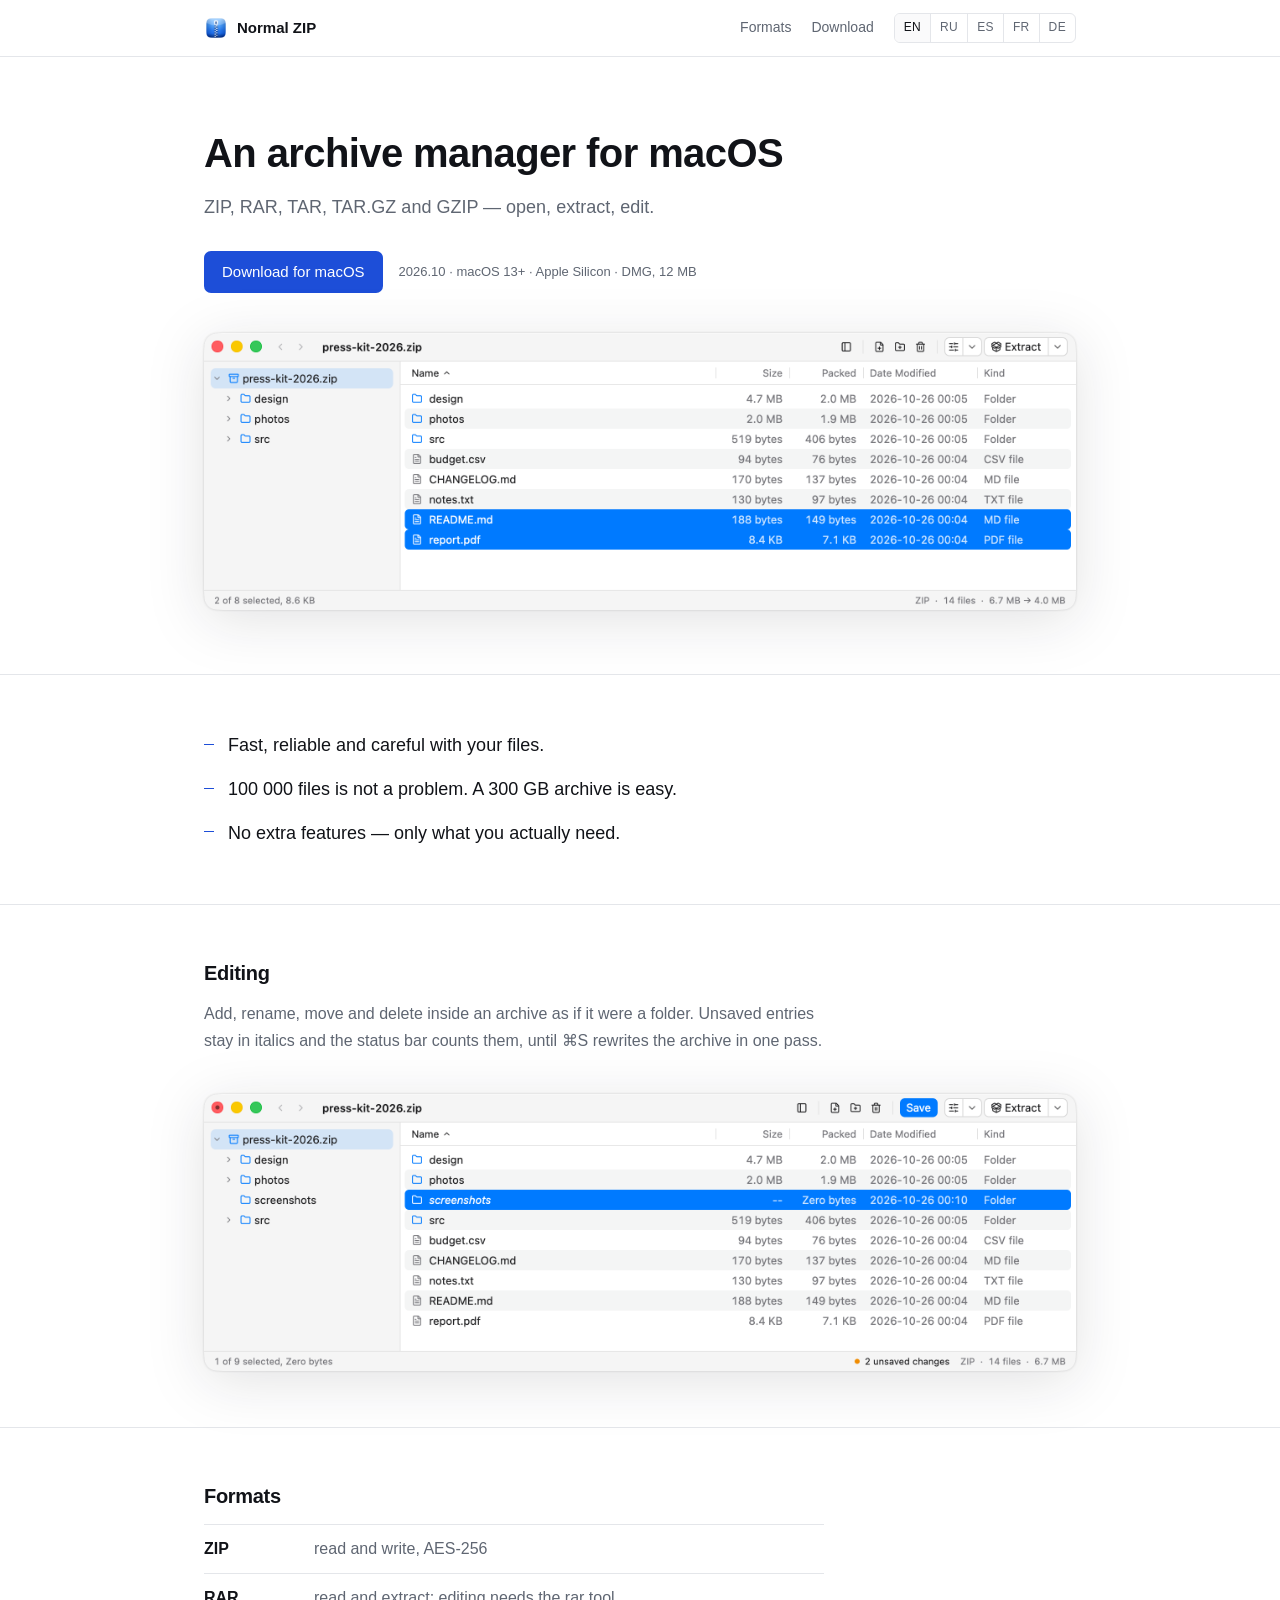
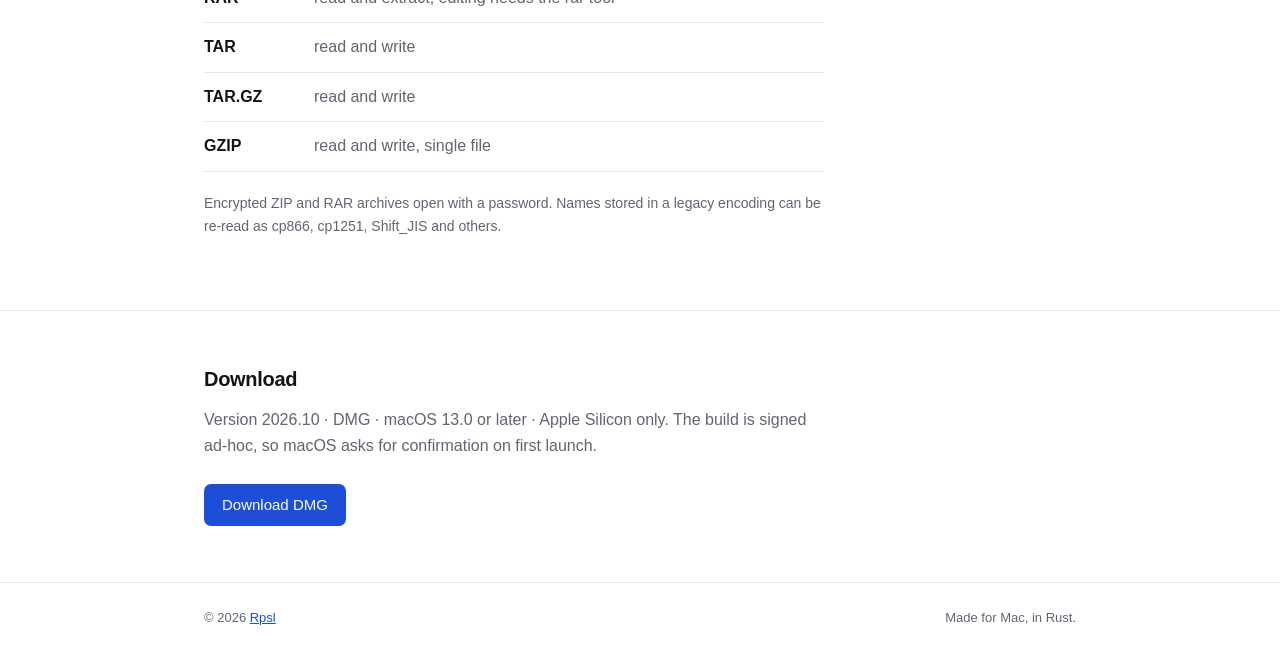
<file: index.html>
<!doctype html>
<html lang="en">
<head>
<meta charset="utf-8">
<meta name="viewport" content="width=device-width, initial-scale=1">
<title>Normal ZIP — archive manager for macOS</title>
<meta name="description" content="Normal ZIP opens, extracts and edits ZIP, RAR, TAR, TAR.GZ and GZIP archives on Apple Silicon Macs.">
<link rel="icon" type="image/png" href="assets/icon-256.png">
<link rel="stylesheet" href="style.css">
<script>
// Перекрёстные hreflang + canonical для каждого языкового варианта.
// Пути строятся от текущего пути, поэтому работает на любом хосте:
// на custom-домене и на *.github.io (в том числе как subpage-сайт).
(function () {
  var langs = ['en', 'ru', 'es', 'fr', 'de'];
  var base = location.pathname.replace(/\/index\.html$/, '');
  if (!base) base = '/';
  var out = [];
  langs.forEach(function (l) {
    var path = l === 'en' ? '/' : '/' + l + '/';
    out.push('<link rel="alternate" hreflang="' + l + '" href="' + location.origin + path + '">');
  });
  out.push('<link rel="alternate" hreflang="x-default" href="' + location.origin + base + '">');
  out.push('<link rel="canonical" href="' + location.origin + base + '">');
  document.write(out.join('\n') + '\n');
})();
</script>
</head>
<body>

<header class="site-header">
  <div class="container header-row">
    <a class="brand" href="#top">
      <img src="assets/icon-256.png" alt="" width="24" height="24">
      Normal ZIP
    </a>
    <nav class="nav">
      <a href="#formats">Formats</a>
      <a href="#download">Download</a>
      <span class="lang-toggle" role="group" aria-label="Language">
        <a href="/" data-lang-page="en">EN</a>
        <a href="ru/" data-lang-page="ru">RU</a>
        <a href="es/" data-lang-page="es">ES</a>
        <a href="fr/" data-lang-page="fr">FR</a>
        <a href="de/" data-lang-page="de">DE</a>
      </span>
    </nav>
  </div>
</header>

<main id="top">

  <section class="hero">
    <div class="container">
      <h1 class="lang">An archive manager for macOS</h1>
      <p class="lead lang">ZIP, RAR, TAR, TAR.GZ and GZIP — open, extract, edit.</p>

      <p class="actions">
        <a class="btn" href="https://github.com/normal-soft/normal-zip/releases/latest/download/normal-zip.dmg" download>
          Download for macOS
        </a>
        <span class="meta lang"><span class="v">2026.10</span> · macOS 13+ · Apple Silicon · DMG, <span class="size">12</span> MB</span>
      </p>

      <figure class="shot">
        <picture>
          <source srcset="assets/window-dark.png" media="(prefers-color-scheme: dark)">
          <img src="assets/window-light.png" width="1040" height="330"
               alt="Normal ZIP window: archive tree in the sidebar, file list with sizes, packed sizes and kinds">
        </picture>
      </figure>
    </div>
  </section>

  <section class="points-section">
    <div class="container">
      <ul class="points">
        <li class="lang">Fast, reliable and careful with your files.</li>
        <li class="lang">100&nbsp;000 files is not a problem. A 300&nbsp;GB archive is easy.</li>
        <li class="lang">No extra features — only what you actually need.</li>
      </ul>
    </div>
  </section>

  <section class="editing">
    <div class="container">
      <h2 class="lang">Editing</h2>
      <p class="lang">Add, rename, move and delete inside an archive as if it were a folder.
        Unsaved entries stay in italics and the status bar counts them, until ⌘S rewrites the archive
        in one pass.</p>

      <figure class="shot">
        <picture>
          <source srcset="assets/editing-dark.png" media="(prefers-color-scheme: dark)">
          <img src="assets/editing-light.png" width="1040" height="330"
               alt="The same window with a new folder in italics, a Save button in the toolbar and two unsaved changes in the status bar">
        </picture>
      </figure>
    </div>
  </section>

  <section id="formats" class="formats">
    <div class="container">
      <h2 class="lang">Formats</h2>
      <div class="rows">
        <div class="row">
          <span class="row-name">ZIP</span>
          <span class="row-note lang">read and write, AES-256</span>
        </div>
        <div class="row">
          <span class="row-name">RAR</span>
          <span class="row-note lang">read and extract; editing needs the rar tool</span>
        </div>
        <div class="row">
          <span class="row-name">TAR</span>
          <span class="row-note lang">read and write</span>
        </div>
        <div class="row">
          <span class="row-name">TAR.GZ</span>
          <span class="row-note lang">read and write</span>
        </div>
        <div class="row">
          <span class="row-name">GZIP</span>
          <span class="row-note lang">read and write, single file</span>
        </div>
      </div>
      <p class="note lang">Encrypted ZIP and RAR archives open with a password. Names stored in
        a legacy encoding can be re-read as cp866, cp1251, Shift_JIS and others.</p>
    </div>
  </section>

  <section id="download" class="download">
    <div class="container">
      <h2 class="lang">Download</h2>
      <p class="lang">Version <span class="v">2026.10</span> · DMG · macOS 13.0 or later · Apple Silicon only.
        The build is signed ad-hoc, so macOS asks for confirmation on first launch.</p>
      <p class="actions">
        <a class="btn" href="https://github.com/normal-soft/normal-zip/releases/latest/download/normal-zip.dmg" download>
          Download DMG
        </a>
      </p>
    </div>
  </section>

</main>

<footer class="site-footer">
  <div class="container footer-row">
    <span>© 2026 <a href="https://rpsl.info">Rpsl</a></span>
    <span class="lang">Made for Mac, in Rust.</span>
  </div>
</footer>

<script src="script.js"></script>
</body>
</html>
</file>
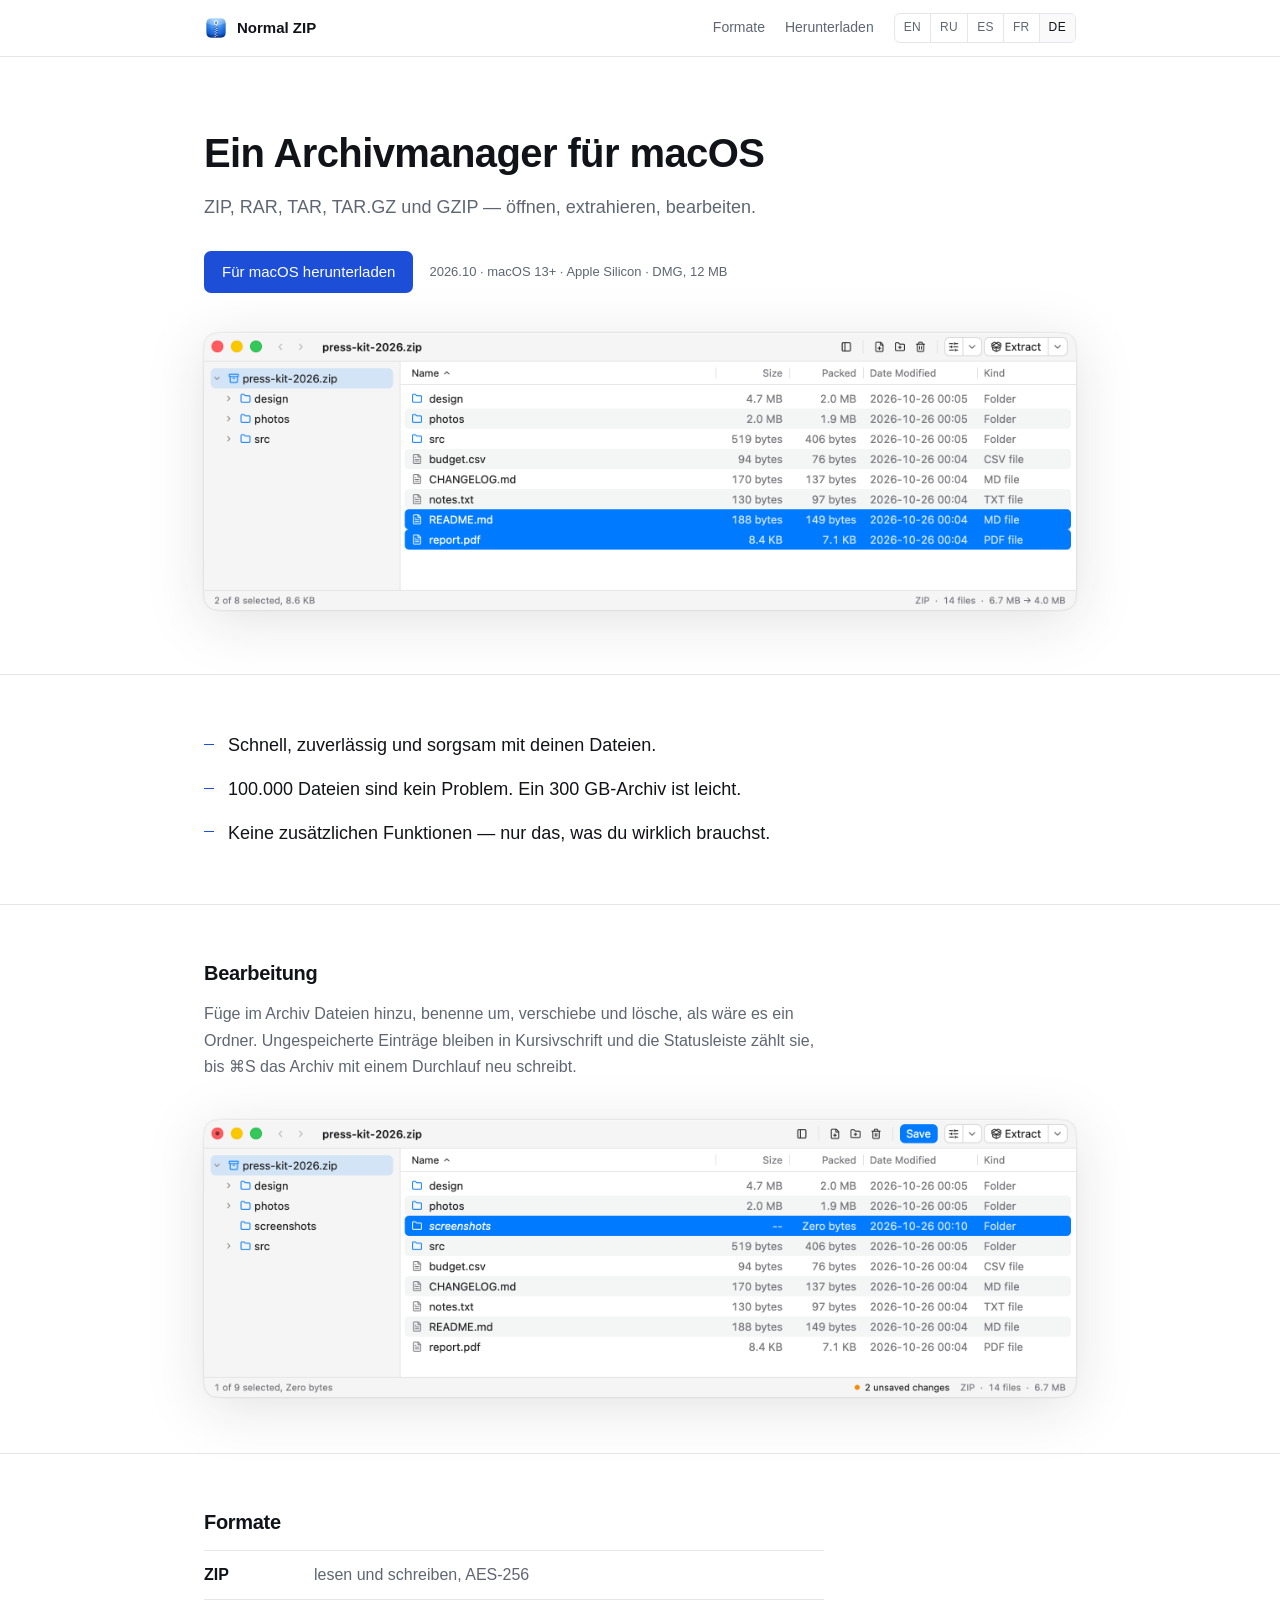
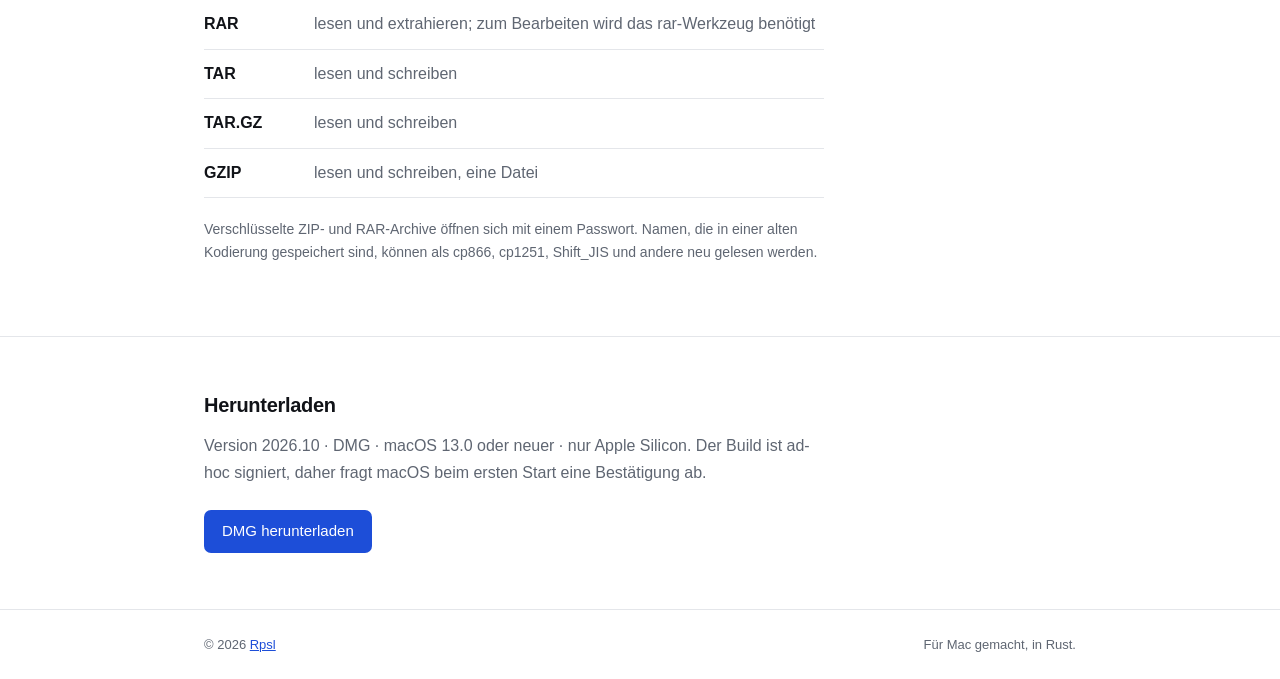
<file: de/index.html>
<!doctype html>
<html lang="de">
<head>
<meta charset="utf-8">
<meta name="viewport" content="width=device-width, initial-scale=1">
<title>Normal ZIP — Archivmanager für macOS</title>
<meta name="description" content="Normal ZIP öffnet, extrahiert und bearbeitet ZIP-, RAR-, TAR-, TAR.GZ- und GZIP-Archive auf Mac mit Apple-Silicon-Chip.">
<link rel="icon" type="image/png" href="../assets/icon-256.png">
<link rel="stylesheet" href="../style.css">
<script>
(function () {
  var langs = ['en', 'ru', 'es', 'fr', 'de'];
  var base = location.pathname.replace(/\/index\.html$/, '');
  if (!base) base = '/';
  var out = [];
  langs.forEach(function (l) {
    var path = l === 'en' ? '/' : '/' + l + '/';
    out.push('<link rel="alternate" hreflang="' + l + '" href="' + location.origin + path + '">');
  });
  out.push('<link rel="alternate" hreflang="x-default" href="' + location.origin + base + '">');
  out.push('<link rel="canonical" href="' + location.origin + base + '">');
  document.write(out.join('\n') + '\n');
})();
</script>
</head>
<body>

<header class="site-header">
  <div class="container header-row">
    <a class="brand" href="#top">
      <img src="../assets/icon-256.png" alt="" width="24" height="24">
      Normal ZIP
    </a>
    <nav class="nav">
      <a href="#formats">Formate</a>
      <a href="#download">Herunterladen</a>
      <span class="lang-toggle" role="group" aria-label="Language">
        <a href="../" data-lang-page="en">EN</a>
        <a href="../ru/" data-lang-page="ru">RU</a>
        <a href="../es/" data-lang-page="es">ES</a>
        <a href="../fr/" data-lang-page="fr">FR</a>
        <a href="./" data-lang-page="de">DE</a>
      </span>
    </nav>
  </div>
</header>

<main id="top">

  <section class="hero">
    <div class="container">
      <h1 class="lang">Ein Archivmanager für macOS</h1>
      <p class="lead lang">ZIP, RAR, TAR, TAR.GZ und GZIP — öffnen, extrahieren, bearbeiten.</p>

      <p class="actions">
        <a class="btn" href="https://github.com/normal-soft/normal-zip/releases/latest/download/normal-zip.dmg" download>
          Für macOS herunterladen
        </a>
        <span class="meta lang"><span class="v">2026.10</span> · macOS 13+ · Apple Silicon · DMG, <span class="size">12</span> MB</span>
      </p>

      <figure class="shot">
        <picture>
          <source srcset="../assets/window-dark.png" media="(prefers-color-scheme: dark)">
          <img src="../assets/window-light.png" width="1040" height="330"
               alt="Normal ZIP window: archive tree in the sidebar, file list with sizes, packed sizes and kinds">
        </picture>
      </figure>
    </div>
  </section>

  <section class="points-section">
    <div class="container">
      <ul class="points">
        <li class="lang">Schnell, zuverlässig und sorgsam mit deinen Dateien.</li>
        <li class="lang">100.000 Dateien sind kein Problem. Ein 300&nbsp;GB-Archiv ist leicht.</li>
        <li class="lang">Keine zusätzlichen Funktionen — nur das, was du wirklich brauchst.</li>
      </ul>
    </div>
  </section>

  <section class="editing">
    <div class="container">
      <h2 class="lang">Bearbeitung</h2>
      <p class="lang">Füge im Archiv Dateien hinzu, benenne um, verschiebe und lösche, als wäre es ein Ordner.
        Ungespeicherte Einträge bleiben in Kursivschrift und die Statusleiste zählt sie, bis ⌘S
        das Archiv mit einem Durchlauf neu schreibt.</p>

      <figure class="shot">
        <picture>
          <source srcset="../assets/editing-dark.png" media="(prefers-color-scheme: dark)">
          <img src="../assets/editing-light.png" width="1040" height="330"
               alt="The same window with a new folder in italics, a Save button in the toolbar and two unsaved changes in the status bar">
        </picture>
      </figure>
    </div>
  </section>

  <section id="formats" class="formats">
    <div class="container">
      <h2 class="lang">Formate</h2>
      <div class="rows">
        <div class="row">
          <span class="row-name">ZIP</span>
          <span class="row-note lang">lesen und schreiben, AES-256</span>
        </div>
        <div class="row">
          <span class="row-name">RAR</span>
          <span class="row-note lang">lesen und extrahieren; zum Bearbeiten wird das rar-Werkzeug benötigt</span>
        </div>
        <div class="row">
          <span class="row-name">TAR</span>
          <span class="row-note lang">lesen und schreiben</span>
        </div>
        <div class="row">
          <span class="row-name">TAR.GZ</span>
          <span class="row-note lang">lesen und schreiben</span>
        </div>
        <div class="row">
          <span class="row-name">GZIP</span>
          <span class="row-note lang">lesen und schreiben, eine Datei</span>
        </div>
      </div>
      <p class="note lang">Verschlüsselte ZIP- und RAR-Archive öffnen sich mit einem Passwort. Namen, die in einer alten Kodierung gespeichert sind, können als cp866, cp1251, Shift_JIS und andere neu gelesen werden.</p>
    </div>
  </section>

  <section id="download" class="download">
    <div class="container">
      <h2 class="lang">Herunterladen</h2>
      <p class="lang">Version <span class="v">2026.10</span> · DMG · macOS 13.0 oder neuer · nur Apple Silicon.
        Der Build ist ad-hoc signiert, daher fragt macOS beim ersten Start eine Bestätigung ab.</p>
      <p class="actions">
        <a class="btn" href="https://github.com/normal-soft/normal-zip/releases/latest/download/normal-zip.dmg" download>
          DMG herunterladen
        </a>
      </p>
    </div>
  </section>

</main>

<footer class="site-footer">
  <div class="container footer-row">
    <span>© 2026 <a href="https://rpsl.info">Rpsl</a></span>
    <span class="lang">Für Mac gemacht, in Rust.</span>
  </div>
</footer>

<script src="../script.js"></script>
</body>
</html>
</file>
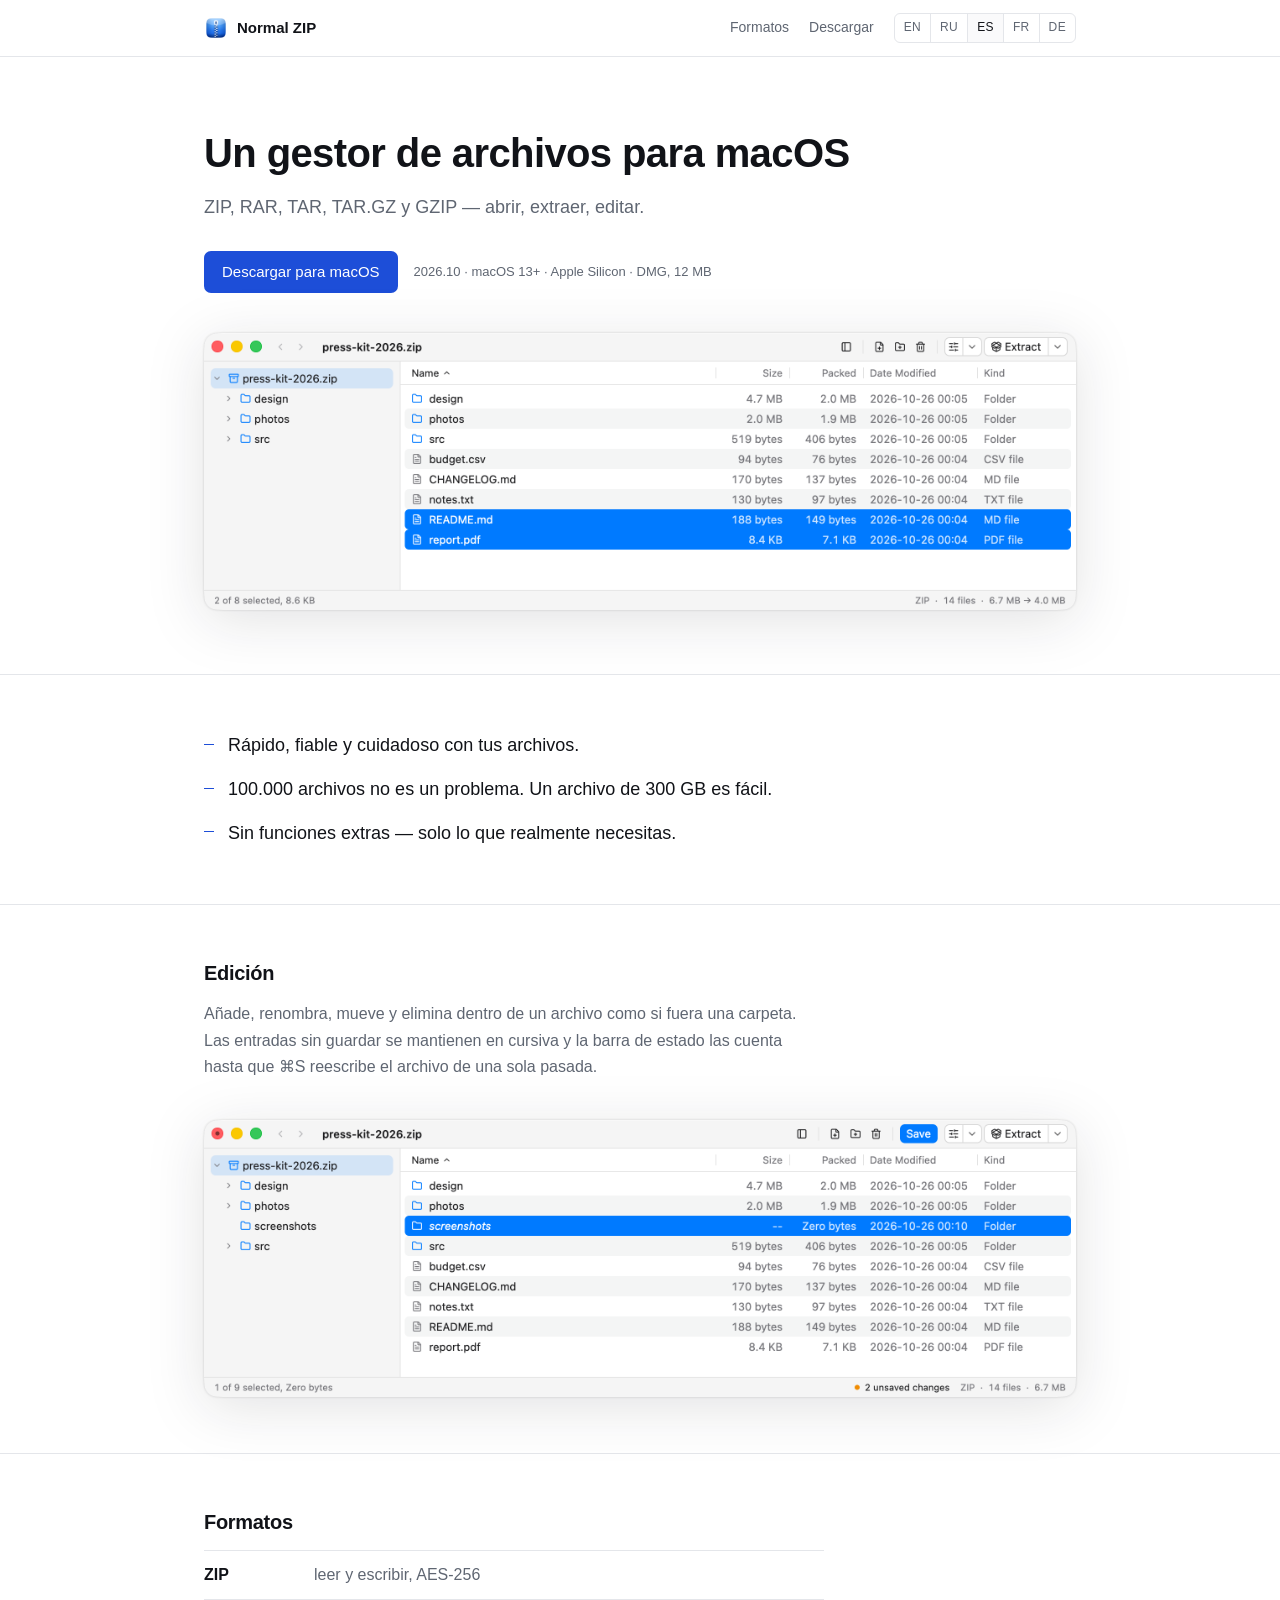
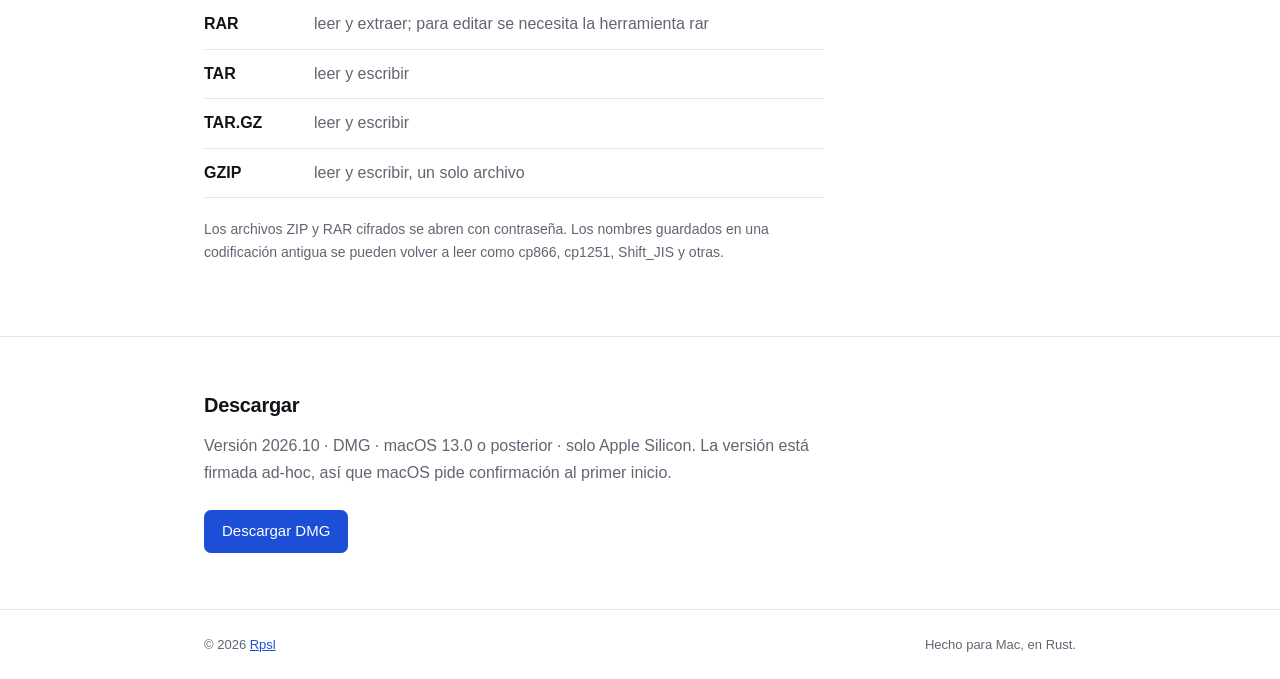
<file: es/index.html>
<!doctype html>
<html lang="es">
<head>
<meta charset="utf-8">
<meta name="viewport" content="width=device-width, initial-scale=1">
<title>Normal ZIP — gestor de archivos para macOS</title>
<meta name="description" content="Normal ZIP abre, extrae y edita archivos ZIP, RAR, TAR, TAR.GZ y GZIP en Mac con Apple Silicon.">
<link rel="icon" type="image/png" href="../assets/icon-256.png">
<link rel="stylesheet" href="../style.css">
<script>
(function () {
  var langs = ['en', 'ru', 'es', 'fr', 'de'];
  var base = location.pathname.replace(/\/index\.html$/, '');
  if (!base) base = '/';
  var out = [];
  langs.forEach(function (l) {
    var path = l === 'en' ? '/' : '/' + l + '/';
    out.push('<link rel="alternate" hreflang="' + l + '" href="' + location.origin + path + '">');
  });
  out.push('<link rel="alternate" hreflang="x-default" href="' + location.origin + base + '">');
  out.push('<link rel="canonical" href="' + location.origin + base + '">');
  document.write(out.join('\n') + '\n');
})();
</script>
</head>
<body>

<header class="site-header">
  <div class="container header-row">
    <a class="brand" href="#top">
      <img src="../assets/icon-256.png" alt="" width="24" height="24">
      Normal ZIP
    </a>
    <nav class="nav">
      <a href="#formats">Formatos</a>
      <a href="#download">Descargar</a>
      <span class="lang-toggle" role="group" aria-label="Language">
        <a href="../" data-lang-page="en">EN</a>
        <a href="../ru/" data-lang-page="ru">RU</a>
        <a href="./" data-lang-page="es">ES</a>
        <a href="../fr/" data-lang-page="fr">FR</a>
        <a href="../de/" data-lang-page="de">DE</a>
      </span>
    </nav>
  </div>
</header>

<main id="top">

  <section class="hero">
    <div class="container">
      <h1 class="lang">Un gestor de archivos para macOS</h1>
      <p class="lead lang">ZIP, RAR, TAR, TAR.GZ y GZIP — abrir, extraer, editar.</p>

      <p class="actions">
        <a class="btn" href="https://github.com/normal-soft/normal-zip/releases/latest/download/normal-zip.dmg" download>
          Descargar para macOS
        </a>
        <span class="meta lang"><span class="v">2026.10</span> · macOS 13+ · Apple Silicon · DMG, <span class="size">12</span> MB</span>
      </p>

      <figure class="shot">
        <picture>
          <source srcset="../assets/window-dark.png" media="(prefers-color-scheme: dark)">
          <img src="../assets/window-light.png" width="1040" height="330"
               alt="Normal ZIP window: archive tree in the sidebar, file list with sizes, packed sizes and kinds">
        </picture>
      </figure>
    </div>
  </section>

  <section class="points-section">
    <div class="container">
      <ul class="points">
        <li class="lang">Rápido, fiable y cuidadoso con tus archivos.</li>
        <li class="lang">100.000 archivos no es un problema. Un archivo de 300&nbsp;GB es fácil.</li>
        <li class="lang">Sin funciones extras — solo lo que realmente necesitas.</li>
      </ul>
    </div>
  </section>

  <section class="editing">
    <div class="container">
      <h2 class="lang">Edición</h2>
      <p class="lang">Añade, renombra, mueve y elimina dentro de un archivo como si fuera una carpeta.
        Las entradas sin guardar se mantienen en cursiva y la barra de estado las cuenta hasta que ⌘S
        reescribe el archivo de una sola pasada.</p>

      <figure class="shot">
        <picture>
          <source srcset="../assets/editing-dark.png" media="(prefers-color-scheme: dark)">
          <img src="../assets/editing-light.png" width="1040" height="330"
               alt="The same window with a new folder in italics, a Save button in the toolbar and two unsaved changes in the status bar">
        </picture>
      </figure>
    </div>
  </section>

  <section id="formats" class="formats">
    <div class="container">
      <h2 class="lang">Formatos</h2>
      <div class="rows">
        <div class="row">
          <span class="row-name">ZIP</span>
          <span class="row-note lang">leer y escribir, AES-256</span>
        </div>
        <div class="row">
          <span class="row-name">RAR</span>
          <span class="row-note lang">leer y extraer; para editar se necesita la herramienta rar</span>
        </div>
        <div class="row">
          <span class="row-name">TAR</span>
          <span class="row-note lang">leer y escribir</span>
        </div>
        <div class="row">
          <span class="row-name">TAR.GZ</span>
          <span class="row-note lang">leer y escribir</span>
        </div>
        <div class="row">
          <span class="row-name">GZIP</span>
          <span class="row-note lang">leer y escribir, un solo archivo</span>
        </div>
      </div>
      <p class="note lang">Los archivos ZIP y RAR cifrados se abren con contraseña. Los nombres guardados en una codificación antigua se pueden volver a leer como cp866, cp1251, Shift_JIS y otras.</p>
    </div>
  </section>

  <section id="download" class="download">
    <div class="container">
      <h2 class="lang">Descargar</h2>
      <p class="lang">Versión <span class="v">2026.10</span> · DMG · macOS 13.0 o posterior · solo Apple Silicon.
        La versión está firmada ad-hoc, así que macOS pide confirmación al primer inicio.</p>
      <p class="actions">
        <a class="btn" href="https://github.com/normal-soft/normal-zip/releases/latest/download/normal-zip.dmg" download>
          Descargar DMG
        </a>
      </p>
    </div>
  </section>

</main>

<footer class="site-footer">
  <div class="container footer-row">
    <span>© 2026 <a href="https://rpsl.info">Rpsl</a></span>
    <span class="lang">Hecho para Mac, en Rust.</span>
  </div>
</footer>

<script src="../script.js"></script>
</body>
</html>
</file>
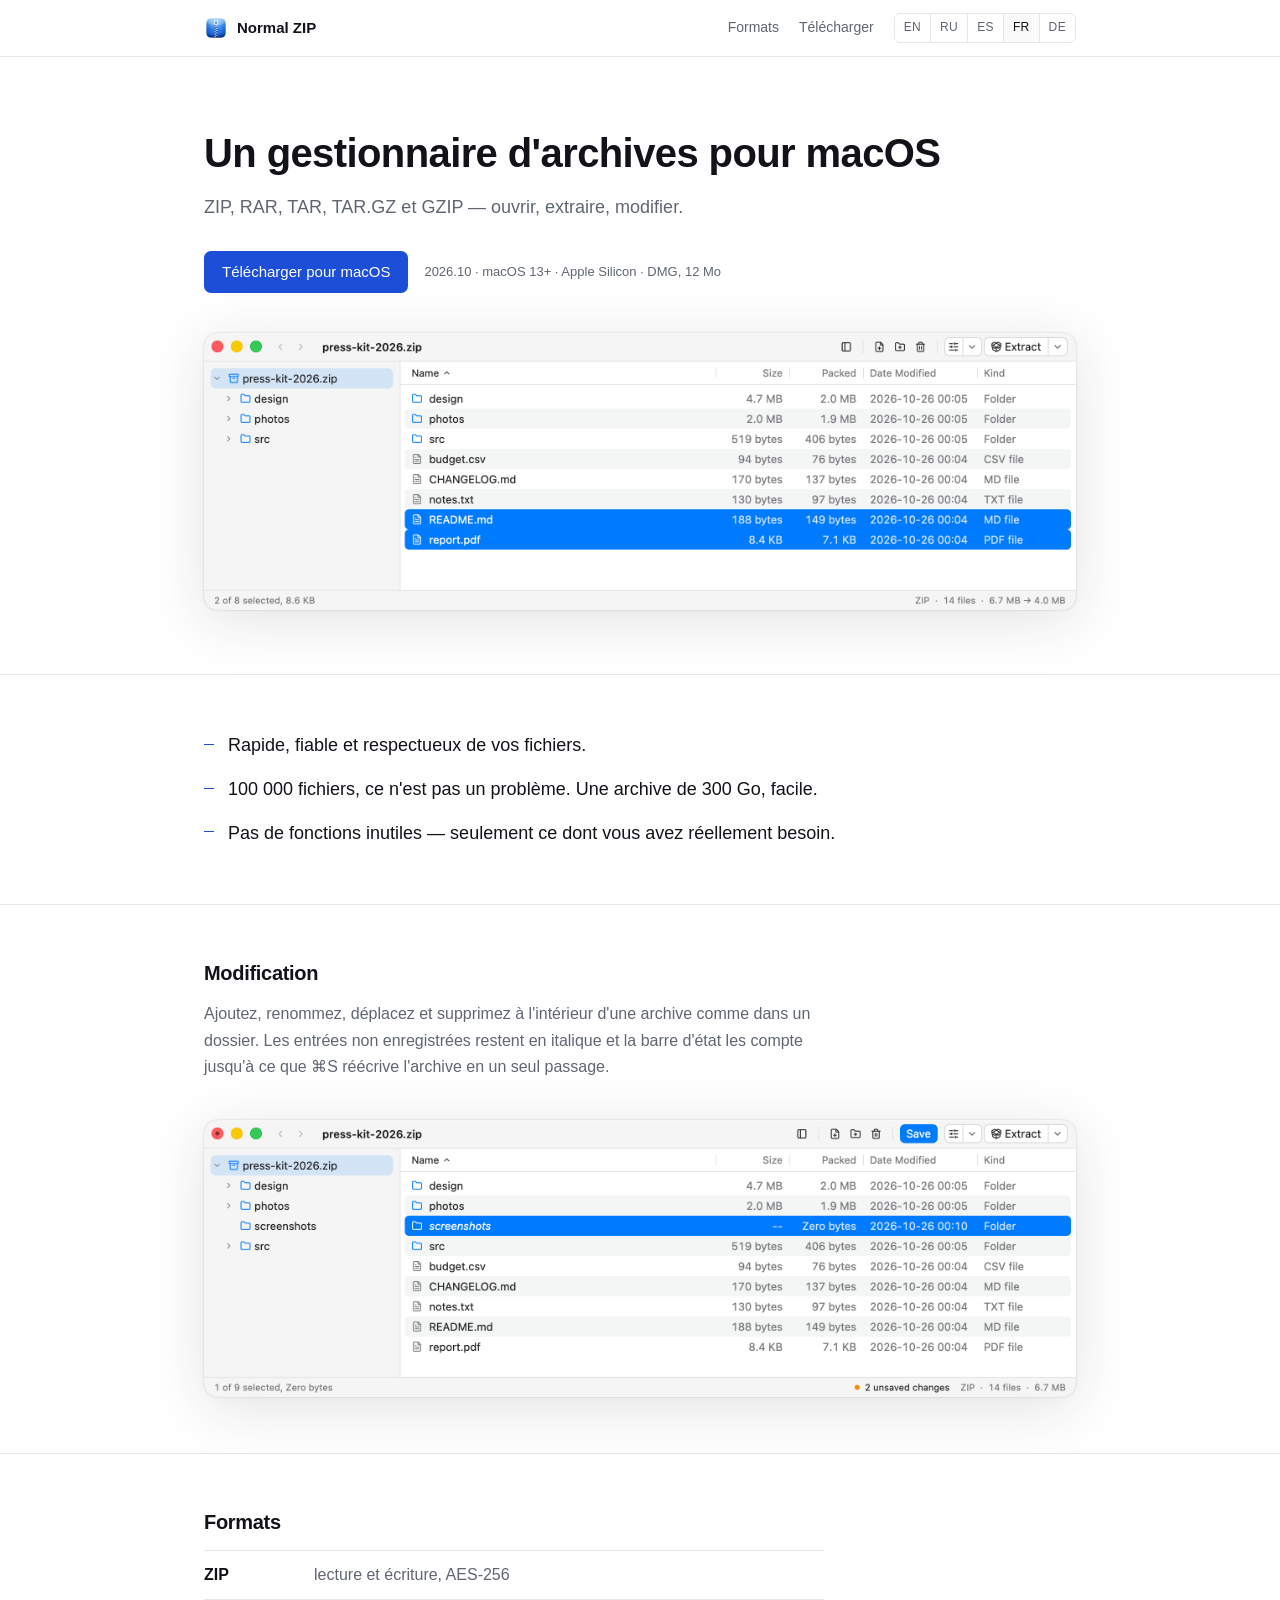
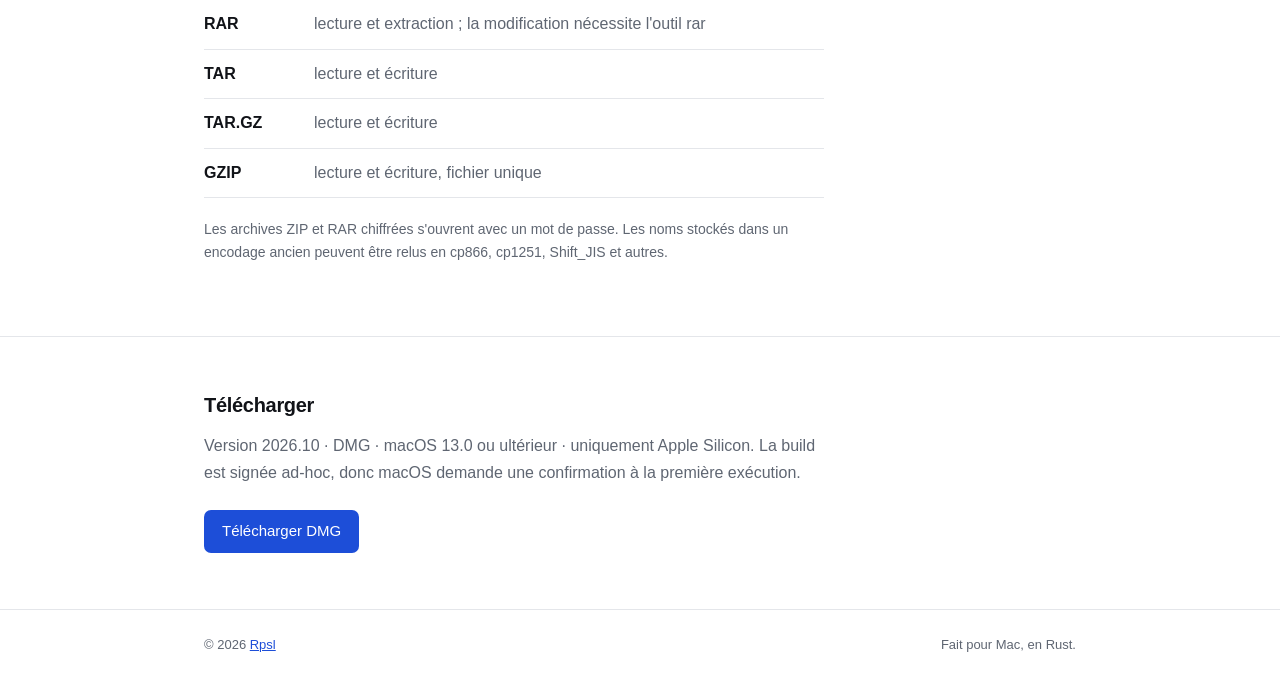
<file: fr/index.html>
<!doctype html>
<html lang="fr">
<head>
<meta charset="utf-8">
<meta name="viewport" content="width=device-width, initial-scale=1">
<title>Normal ZIP — gestionnaire d'archives pour macOS</title>
<meta name="description" content="Normal ZIP ouvre, extrait et modifie les archives ZIP, RAR, TAR, TAR.GZ et GZIP sur les Mac à puce Apple Silicon.">
<link rel="icon" type="image/png" href="../assets/icon-256.png">
<link rel="stylesheet" href="../style.css">
<script>
(function () {
  var langs = ['en', 'ru', 'es', 'fr', 'de'];
  var base = location.pathname.replace(/\/index\.html$/, '');
  if (!base) base = '/';
  var out = [];
  langs.forEach(function (l) {
    var path = l === 'en' ? '/' : '/' + l + '/';
    out.push('<link rel="alternate" hreflang="' + l + '" href="' + location.origin + path + '">');
  });
  out.push('<link rel="alternate" hreflang="x-default" href="' + location.origin + base + '">');
  out.push('<link rel="canonical" href="' + location.origin + base + '">');
  document.write(out.join('\n') + '\n');
})();
</script>
</head>
<body>

<header class="site-header">
  <div class="container header-row">
    <a class="brand" href="#top">
      <img src="../assets/icon-256.png" alt="" width="24" height="24">
      Normal ZIP
    </a>
    <nav class="nav">
      <a href="#formats">Formats</a>
      <a href="#download">Télécharger</a>
      <span class="lang-toggle" role="group" aria-label="Language">
        <a href="../" data-lang-page="en">EN</a>
        <a href="../ru/" data-lang-page="ru">RU</a>
        <a href="../es/" data-lang-page="es">ES</a>
        <a href="./" data-lang-page="fr">FR</a>
        <a href="../de/" data-lang-page="de">DE</a>
      </span>
    </nav>
  </div>
</header>

<main id="top">

  <section class="hero">
    <div class="container">
      <h1 class="lang">Un gestionnaire d'archives pour macOS</h1>
      <p class="lead lang">ZIP, RAR, TAR, TAR.GZ et GZIP — ouvrir, extraire, modifier.</p>

      <p class="actions">
        <a class="btn" href="https://github.com/normal-soft/normal-zip/releases/latest/download/normal-zip.dmg" download>
          Télécharger pour macOS
        </a>
        <span class="meta lang"><span class="v">2026.10</span> · macOS 13+ · Apple Silicon · DMG, <span class="size">12</span> Mo</span>
      </p>

      <figure class="shot">
        <picture>
          <source srcset="../assets/window-dark.png" media="(prefers-color-scheme: dark)">
          <img src="../assets/window-light.png" width="1040" height="330"
               alt="Normal ZIP window: archive tree in the sidebar, file list with sizes, packed sizes and kinds">
        </picture>
      </figure>
    </div>
  </section>

  <section class="points-section">
    <div class="container">
      <ul class="points">
        <li class="lang">Rapide, fiable et respectueux de vos fichiers.</li>
        <li class="lang">100&nbsp;000 fichiers, ce n'est pas un problème. Une archive de 300&nbsp;Go, facile.</li>
        <li class="lang">Pas de fonctions inutiles — seulement ce dont vous avez réellement besoin.</li>
      </ul>
    </div>
  </section>

  <section class="editing">
    <div class="container">
      <h2 class="lang">Modification</h2>
      <p class="lang">Ajoutez, renommez, déplacez et supprimez à l'intérieur d'une archive comme dans un dossier.
        Les entrées non enregistrées restent en italique et la barre d'état les compte jusqu'à ce que ⌘S
        réécrive l'archive en un seul passage.</p>

      <figure class="shot">
        <picture>
          <source srcset="../assets/editing-dark.png" media="(prefers-color-scheme: dark)">
          <img src="../assets/editing-light.png" width="1040" height="330"
               alt="The same window with a new folder in italics, a Save button in the toolbar and two unsaved changes in the status bar">
        </picture>
      </figure>
    </div>
  </section>

  <section id="formats" class="formats">
    <div class="container">
      <h2 class="lang">Formats</h2>
      <div class="rows">
        <div class="row">
          <span class="row-name">ZIP</span>
          <span class="row-note lang">lecture et écriture, AES-256</span>
        </div>
        <div class="row">
          <span class="row-name">RAR</span>
          <span class="row-note lang">lecture et extraction ; la modification nécessite l'outil rar</span>
        </div>
        <div class="row">
          <span class="row-name">TAR</span>
          <span class="row-note lang">lecture et écriture</span>
        </div>
        <div class="row">
          <span class="row-name">TAR.GZ</span>
          <span class="row-note lang">lecture et écriture</span>
        </div>
        <div class="row">
          <span class="row-name">GZIP</span>
          <span class="row-note lang">lecture et écriture, fichier unique</span>
        </div>
      </div>
      <p class="note lang">Les archives ZIP et RAR chiffrées s'ouvrent avec un mot de passe. Les noms stockés dans un encodage ancien peuvent être relus en cp866, cp1251, Shift_JIS et autres.</p>
    </div>
  </section>

  <section id="download" class="download">
    <div class="container">
      <h2 class="lang">Télécharger</h2>
      <p class="lang">Version <span class="v">2026.10</span> · DMG · macOS 13.0 ou ultérieur · uniquement Apple Silicon.
        La build est signée ad-hoc, donc macOS demande une confirmation à la première exécution.</p>
      <p class="actions">
        <a class="btn" href="https://github.com/normal-soft/normal-zip/releases/latest/download/normal-zip.dmg" download>
          Télécharger DMG
        </a>
      </p>
    </div>
  </section>

</main>

<footer class="site-footer">
  <div class="container footer-row">
    <span>© 2026 <a href="https://rpsl.info">Rpsl</a></span>
    <span class="lang">Fait pour Mac, en Rust.</span>
  </div>
</footer>

<script src="../script.js"></script>
</body>
</html>
</file>
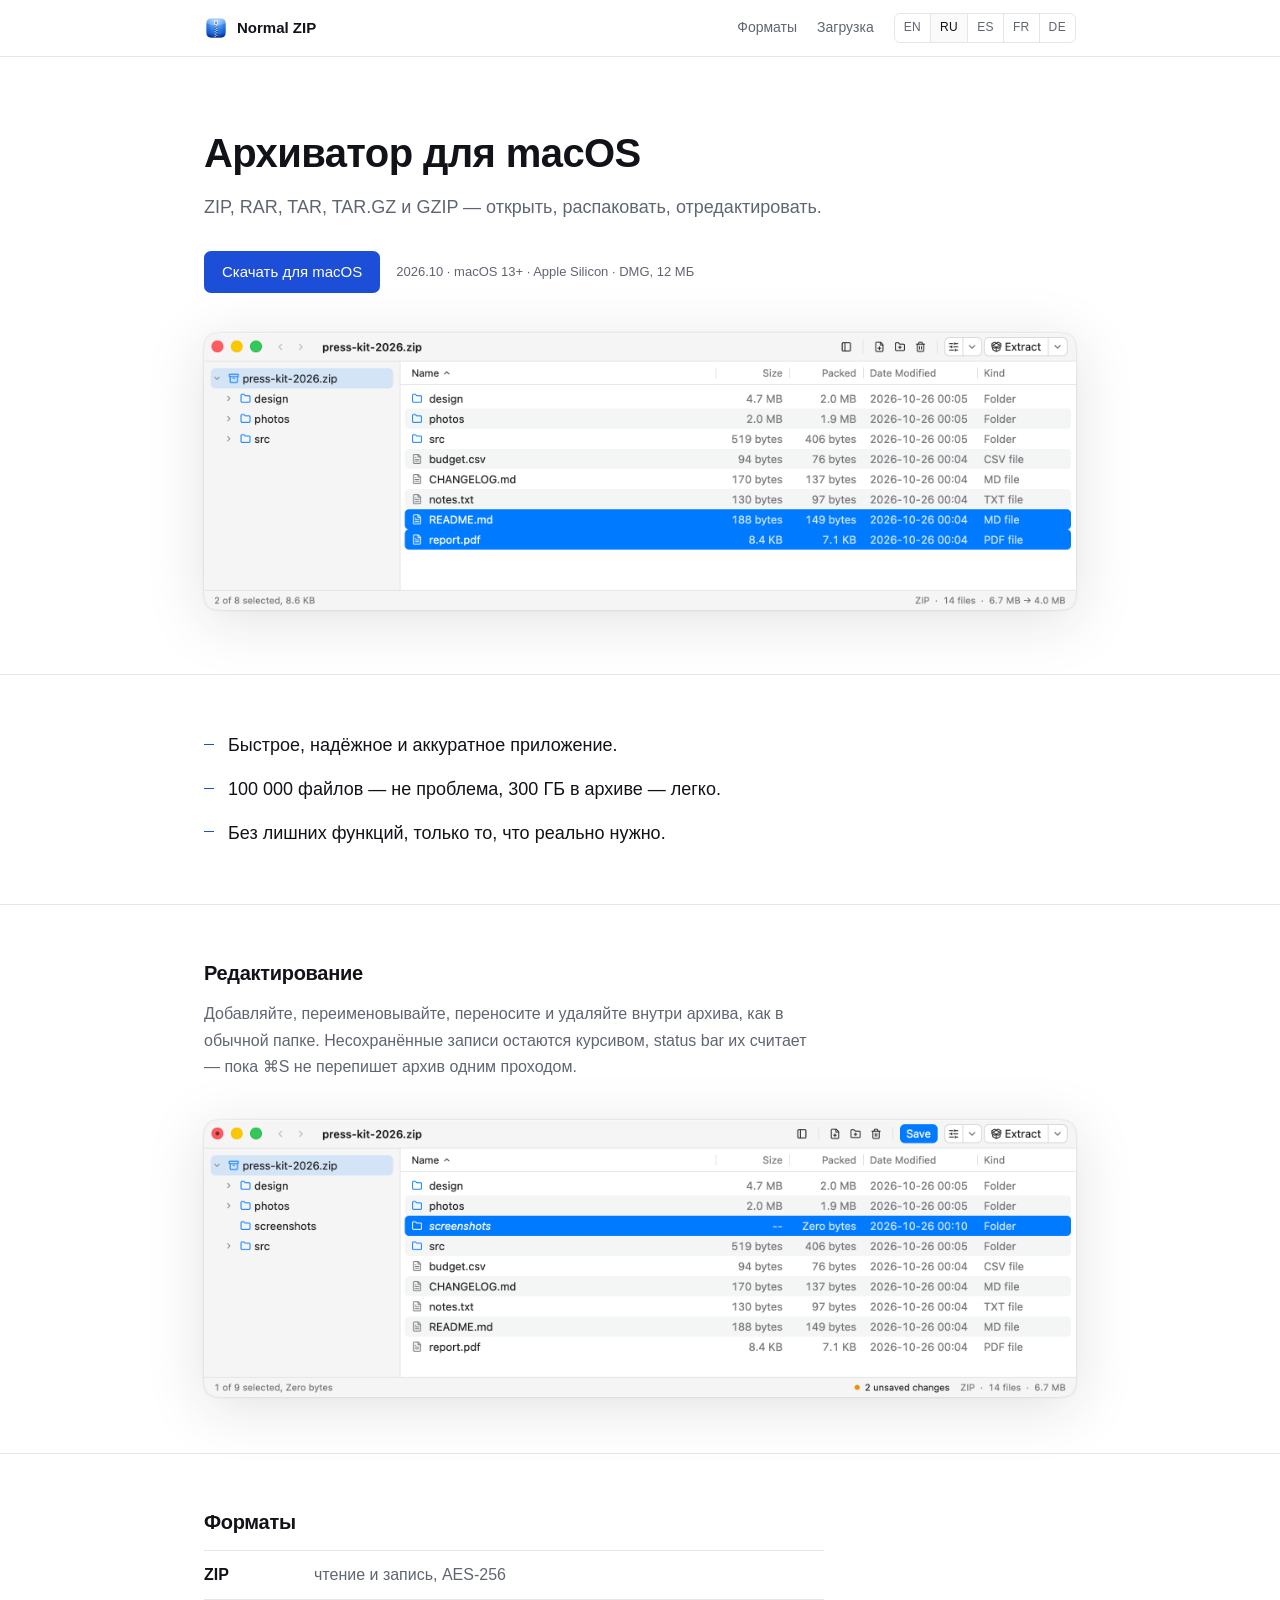
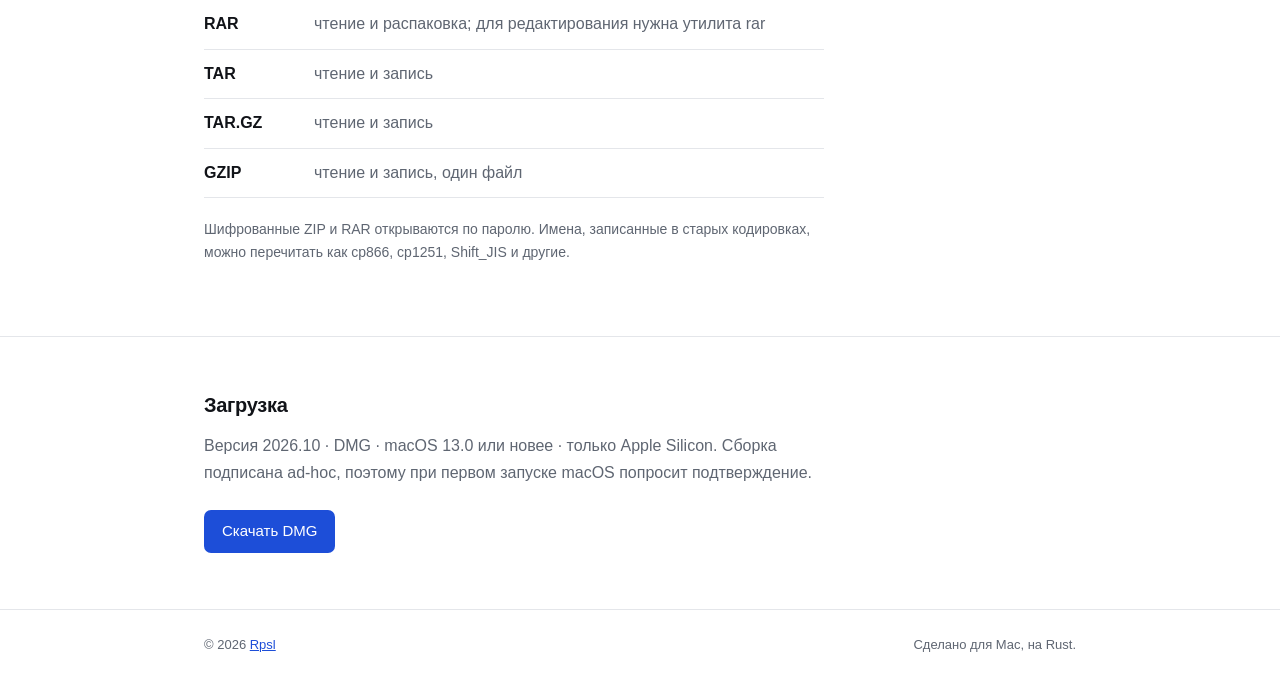
<file: ru/index.html>
<!doctype html>
<html lang="ru">
<head>
<meta charset="utf-8">
<meta name="viewport" content="width=device-width, initial-scale=1">
<title>Normal ZIP — архиватор для macOS</title>
<meta name="description" content="Normal ZIP открывает, распаковывает и редактирует архивы ZIP, RAR, TAR, TAR.GZ и GZIP на Mac с Apple Silicon.">
<link rel="icon" type="image/png" href="../assets/icon-256.png">
<link rel="stylesheet" href="../style.css">
<script>
(function () {
  var langs = ['en', 'ru', 'es', 'fr', 'de'];
  var base = location.pathname.replace(/\/index\.html$/, '');
  if (!base) base = '/';
  var out = [];
  langs.forEach(function (l) {
    var path = l === 'en' ? '/' : '/' + l + '/';
    out.push('<link rel="alternate" hreflang="' + l + '" href="' + location.origin + path + '">');
  });
  out.push('<link rel="alternate" hreflang="x-default" href="' + location.origin + base + '">');
  out.push('<link rel="canonical" href="' + location.origin + base + '">');
  document.write(out.join('\n') + '\n');
})();
</script>
</head>
<body>

<header class="site-header">
  <div class="container header-row">
    <a class="brand" href="#top">
      <img src="../assets/icon-256.png" alt="" width="24" height="24">
      Normal ZIP
    </a>
    <nav class="nav">
      <a href="#formats">Форматы</a>
      <a href="#download">Загрузка</a>
      <span class="lang-toggle" role="group" aria-label="Language">
        <a href="../" data-lang-page="en">EN</a>
        <a href="./" data-lang-page="ru">RU</a>
        <a href="../es/" data-lang-page="es">ES</a>
        <a href="../fr/" data-lang-page="fr">FR</a>
        <a href="../de/" data-lang-page="de">DE</a>
      </span>
    </nav>
  </div>
</header>

<main id="top">

  <section class="hero">
    <div class="container">
      <h1 class="lang">Архиватор для macOS</h1>
      <p class="lead lang">ZIP, RAR, TAR, TAR.GZ и GZIP — открыть, распаковать, отредактировать.</p>

      <p class="actions">
        <a class="btn" href="https://github.com/normal-soft/normal-zip/releases/latest/download/normal-zip.dmg" download>
          Скачать для macOS
        </a>
        <span class="meta lang"><span class="v">2026.10</span> · macOS 13+ · Apple Silicon · DMG, <span class="size">12</span> МБ</span>
      </p>

      <figure class="shot">
        <picture>
          <source srcset="../assets/window-dark.png" media="(prefers-color-scheme: dark)">
          <img src="../assets/window-light.png" width="1040" height="330"
               alt="Normal ZIP window: archive tree in the sidebar, file list with sizes, packed sizes and kinds">
        </picture>
      </figure>
    </div>
  </section>

  <section class="points-section">
    <div class="container">
      <ul class="points">
        <li class="lang">Быстрое, надёжное и аккуратное приложение.</li>
        <li class="lang">100&nbsp;000 файлов — не проблема, 300&nbsp;ГБ в архиве — легко.</li>
        <li class="lang">Без лишних функций, только то, что реально нужно.</li>
      </ul>
    </div>
  </section>

  <section class="editing">
    <div class="container">
      <h2 class="lang">Редактирование</h2>
      <p class="lang">Добавляйте, переименовывайте, переносите и удаляйте внутри архива, как
        в обычной папке. Несохранённые записи остаются курсивом, status bar их считает — пока ⌘S
        не перепишет архив одним проходом.</p>

      <figure class="shot">
        <picture>
          <source srcset="../assets/editing-dark.png" media="(prefers-color-scheme: dark)">
          <img src="../assets/editing-light.png" width="1040" height="330"
               alt="The same window with a new folder in italics, a Save button in the toolbar and two unsaved changes in the status bar">
        </picture>
      </figure>
    </div>
  </section>

  <section id="formats" class="formats">
    <div class="container">
      <h2 class="lang">Форматы</h2>
      <div class="rows">
        <div class="row">
          <span class="row-name">ZIP</span>
          <span class="row-note lang">чтение и запись, AES-256</span>
        </div>
        <div class="row">
          <span class="row-name">RAR</span>
          <span class="row-note lang-ru">чтение и распаковка; для редактирования нужна утилита rar</span>
        </div>
        <div class="row">
          <span class="row-name">TAR</span>
          <span class="row-note lang">чтение и запись</span>
        </div>
        <div class="row">
          <span class="row-name">TAR.GZ</span>
          <span class="row-note lang">чтение и запись</span>
        </div>
        <div class="row">
          <span class="row-name">GZIP</span>
          <span class="row-note lang">чтение и запись, один файл</span>
        </div>
      </div>
      <p class="note lang">Шифрованные ZIP и RAR открываются по паролю. Имена, записанные
        в старых кодировках, можно перечитать как cp866, cp1251, Shift_JIS и другие.</p>
    </div>
  </section>

  <section id="download" class="download">
    <div class="container">
      <h2 class="lang">Загрузка</h2>
      <p class="lang">Версия <span class="v">2026.10</span> · DMG · macOS 13.0 или новее · только Apple Silicon.
        Сборка подписана ad-hoc, поэтому при первом запуске macOS попросит подтверждение.</p>
      <p class="actions">
        <a class="btn" href="https://github.com/normal-soft/normal-zip/releases/latest/download/normal-zip.dmg" download>
          Скачать DMG
        </a>
      </p>
    </div>
  </section>

</main>

<footer class="site-footer">
  <div class="container footer-row">
    <span>© 2026 <a href="https://rpsl.info">Rpsl</a></span>
    <span class="lang">Сделано для Mac, на Rust.</span>
  </div>
</footer>

<script src="../script.js"></script>
</body>
</html>
</file>
<file: style.css>
:root {
  --ink: #111318;
  --muted: #5f6672;
  --bg: #ffffff;
  --panel: #fafafb;
  --line: #e4e6ea;
  --accent: #1d4ed8;
}

* { box-sizing: border-box; }

html { -webkit-text-size-adjust: 100%; }

body {
  margin: 0;
  font: 16px/1.65 -apple-system, BlinkMacSystemFont, "Segoe UI", Roboto, "Helvetica Neue", Arial, sans-serif;
  color: var(--ink);
  background: var(--bg);
  -webkit-font-smoothing: antialiased;
}

.container {
  max-width: 920px;
  margin: 0 auto;
  padding: 0 24px;
}

h1, h2 { line-height: 1.2; margin: 0 0 16px; letter-spacing: -.015em; }
h1 { font-size: clamp(28px, 4.4vw, 40px); font-weight: 700; }
h2 { font-size: 20px; font-weight: 600; }
p { margin: 0 0 16px; }
a { color: var(--accent); }

/* ── Шапка ──────────────────────────────────────────────────────── */
.site-header {
  border-bottom: 1px solid var(--line);
  background: var(--bg);
}

.header-row {
  display: flex;
  align-items: center;
  justify-content: space-between;
  gap: 16px;
  height: 56px;
}

.brand {
  display: flex;
  align-items: center;
  gap: 9px;
  font-weight: 600;
  font-size: 15px;
  color: var(--ink);
  text-decoration: none;
  white-space: nowrap;
}

.nav {
  display: flex;
  align-items: center;
  gap: 20px;
  font-size: 14px;
}

.nav > a { color: var(--muted); text-decoration: none; }
.nav > a:hover { color: var(--ink); }

.lang-toggle {
  display: inline-flex;
  align-items: center;
  border: 1px solid var(--line);
  border-radius: 6px;
  overflow: hidden;
}

.lang-toggle a,
.lang-toggle button {
  border: 0;
  background: transparent;
  padding: 4px 9px;
  font: inherit;
  font-size: 12px;
  letter-spacing: .03em;
  color: var(--muted);
  text-decoration: none;
  cursor: pointer;
}

.lang-toggle a + a,
.lang-toggle button + button,
.lang-toggle a + button,
.lang-toggle button + a { border-left: 1px solid var(--line); }
.lang-toggle a.active,
.lang-toggle button.active { color: var(--ink); background: var(--panel); }

/* ── Секции ─────────────────────────────────────────────────────── */
section { padding: 56px 0; }
section + section { border-top: 1px solid var(--line); }

.hero { padding: 72px 0 64px; }
.hero .lead {
  max-width: 620px;
  font-size: 18px;
  color: var(--muted);
  margin-bottom: 28px;
}

.actions {
  display: flex;
  align-items: center;
  gap: 16px;
  flex-wrap: wrap;
  margin: 0;
}

.meta { font-size: 13px; color: var(--muted); }

.btn {
  display: inline-block;
  padding: 9px 18px;
  border-radius: 7px;
  background: var(--accent);
  color: #fff;
  font-size: 15px;
  font-weight: 500;
  text-decoration: none;
}

.btn:hover { filter: brightness(1.08); }

/* ── Скриншоты приложения ───────────────────────────────────────── */
/* PNG окна лежит с прозрачными скруглёнными углами, поэтому тень —
   drop-shadow по альфа-каналу, а не box-shadow по прямоугольнику. */
.shot {
  margin: 40px 0 0;
  padding: 0;
}

.shot img {
  display: block;
  width: 100%;
  height: auto;
  filter: drop-shadow(0 0 1px rgba(17, 19, 24, .18)) drop-shadow(0 10px 28px rgba(17, 19, 24, .12));
}

/* ── Сильные стороны ────────────────────────────────────────────── */
.points {
  list-style: none;
  margin: 0;
  padding: 0;
}

.points li {
  position: relative;
  padding-left: 24px;
  font-size: 18px;
  max-width: 640px;
}

.points li + li { margin-top: 14px; }

.points li::before {
  content: "";
  position: absolute;
  left: 0;
  top: .72em;
  width: 10px;
  height: 1px;
  background: var(--accent);
}

/* ── Правка ─────────────────────────────────────────────────────── */
.editing p { max-width: 620px; color: var(--muted); }

/* ── Форматы ────────────────────────────────────────────────────── */
.rows { border-top: 1px solid var(--line); max-width: 620px; }

.row {
  display: flex;
  gap: 20px;
  padding: 11px 0;
  border-bottom: 1px solid var(--line);
}

.row-name {
  flex: 0 0 90px;
  font-weight: 600;
  font-variant-numeric: tabular-nums;
}

.row-note { color: var(--muted); }

.note {
  max-width: 620px;
  margin-top: 20px;
  font-size: 14px;
  color: var(--muted);
}

/* ── Загрузка ───────────────────────────────────────────────────── */
.download p { max-width: 620px; color: var(--muted); }
.download .actions { margin-top: 24px; }

/* ── Подвал ─────────────────────────────────────────────────────── */
.site-footer {
  border-top: 1px solid var(--line);
  padding: 24px 0;
  font-size: 13px;
  color: var(--muted);
}

.footer-row {
  display: flex;
  justify-content: space-between;
  gap: 12px;
  flex-wrap: wrap;
}

/* ── Адаптив ────────────────────────────────────────────────────── */
@media (max-width: 600px) {
  .hero { padding: 48px 0 44px; }
  section { padding: 44px 0; }
  .points li { font-size: 17px; }
  .row { flex-direction: column; gap: 2px; }
  .nav > a { display: none; }
  .row-name { flex: none; }
  .footer-row { justify-content: flex-start; }
}

@media (prefers-color-scheme: dark) {
  :root {
    --ink: #e8eaee;
    --muted: #99a0ac;
    --bg: #0e1013;
    --panel: #171a1f;
    --line: #242831;
    --accent: #7aa2ff;
  }

  .btn { color: #0e1013; font-weight: 600; }

  /* на тёмном фоне окно сливается, поэтому к тени добавлена светлая кромка */
  .shot img {
    filter: drop-shadow(0 0 1px rgba(255, 255, 255, .2)) drop-shadow(0 12px 34px rgba(0, 0, 0, .55));
  }
}
</file>
